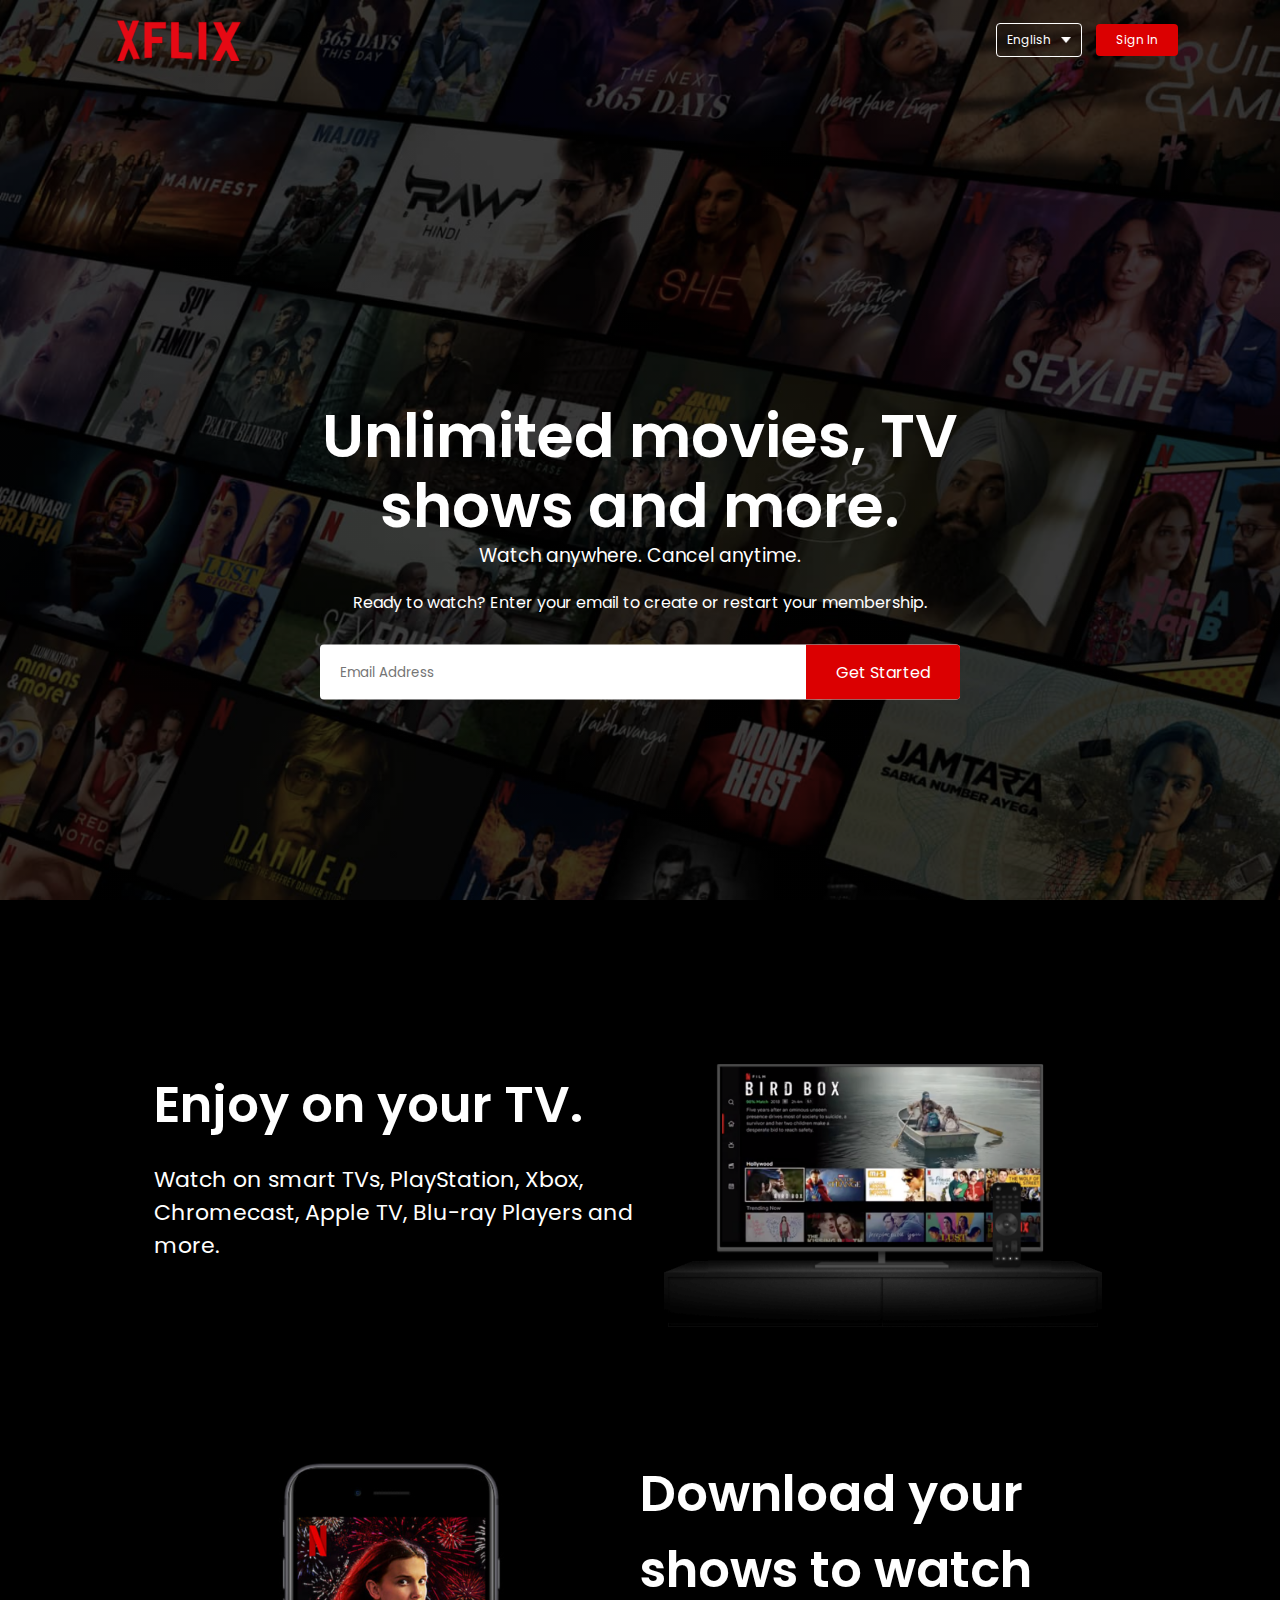
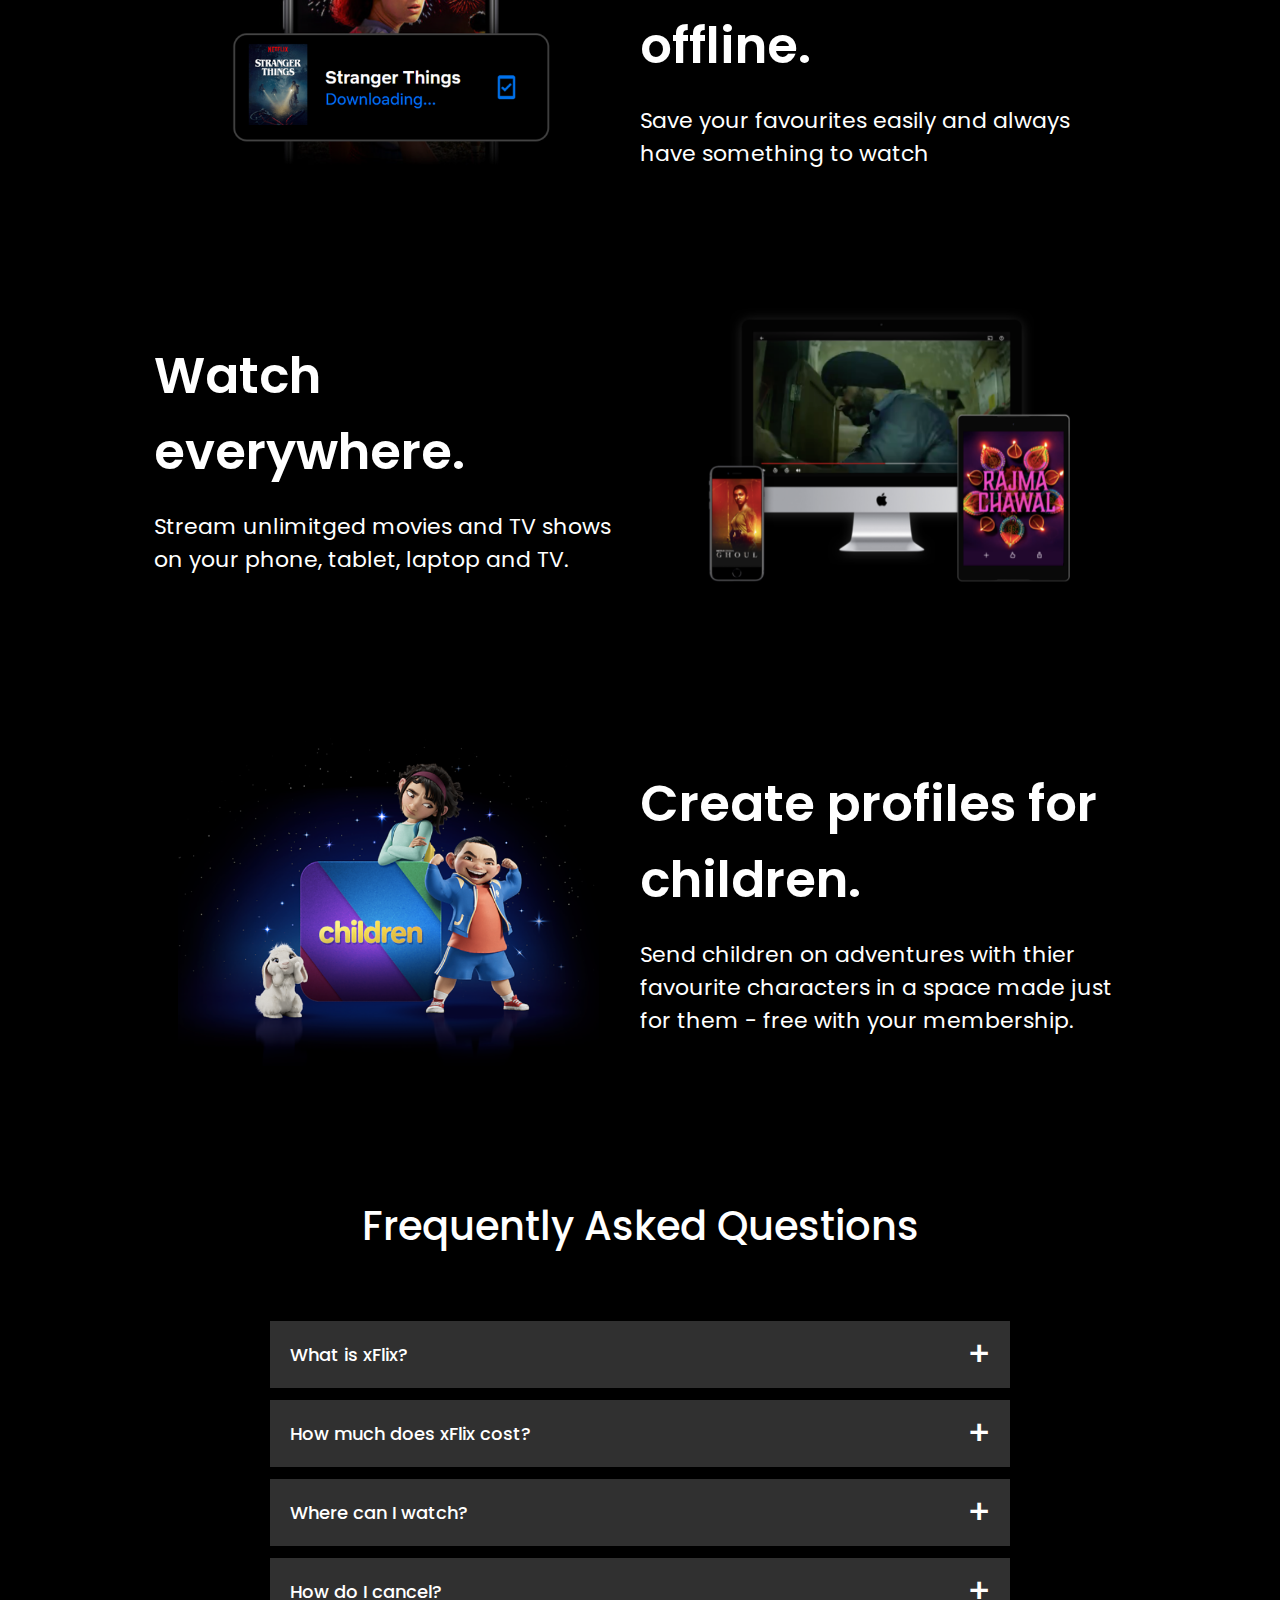
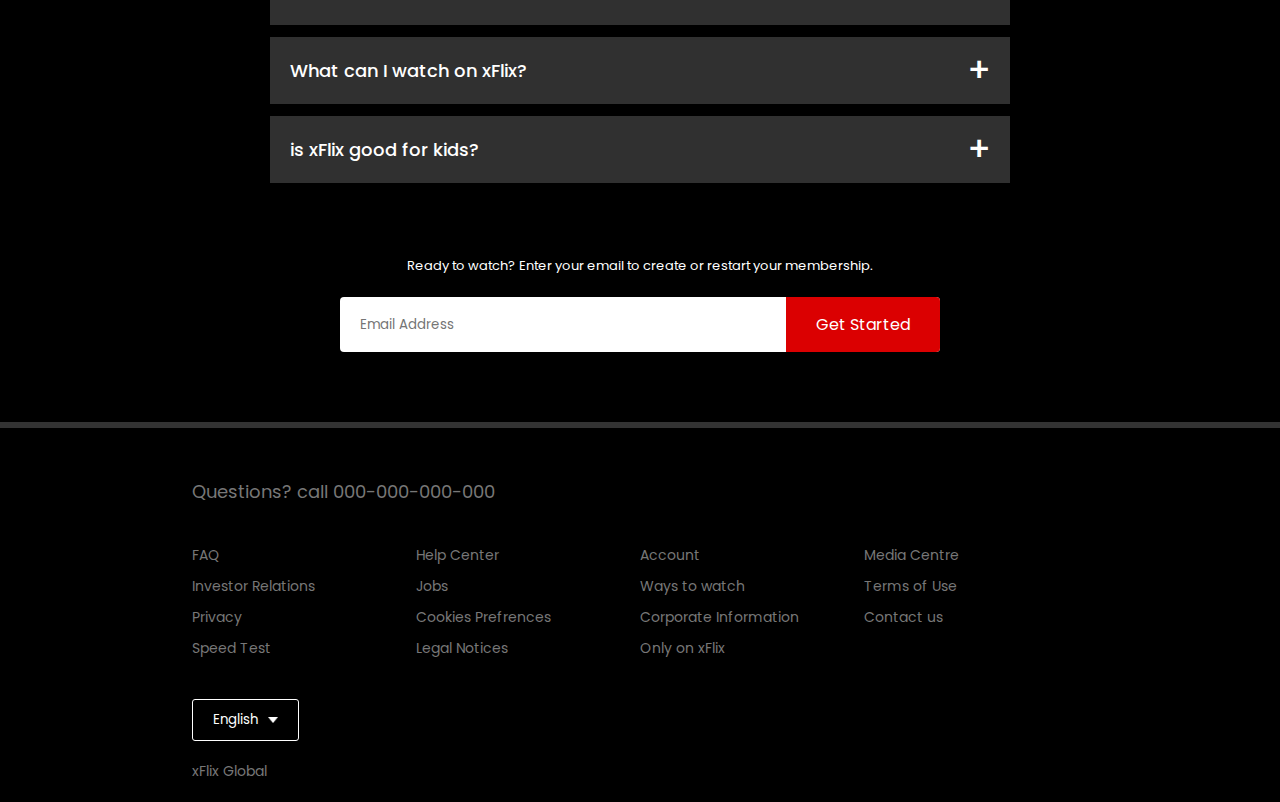
<file: index.html>
<!DOCTYPE html>
<html lang="en">
<head>
    <meta charset="UTF-8">
    <meta name="viewport" content="width=device-width, initial-scale=1.0">
    <title>Sign up for xFlix</title>
    <!-- CSS -->
    <link rel="stylesheet" href="stylization/style.css">
    <!-- FavIcon -->
    <link rel="shortcut icon" href="favicon/favicon.ico" type="image/x-icon">
</head>
<body>
<div class="header">
    <nav>
        <img src="img/logo.png" class="logo">
        <div>
            <button class="language-btn">English <img src="img/down-icon.png"></button>
            <a href="login/index.html"><button>Sign In</button></a>
        </div>
    </nav>
    <div class="header-content">
        <h1>Unlimited movies, TV shows and more.</h1>
        <h3>Watch anywhere. Cancel anytime.</h3>
        <p>Ready to watch? Enter your email to create or restart your membership.</p>
        <form action="login/index.html" class="email-signup">
            <input type="email" placeholder="Email Address" required>
            <button type="submit">Get Started</button>
        </form>
    </div>
</div>

<div class="features">
    <div class="row">
        <div class="text-col">
            <h2>Enjoy on your TV.</h2>
            <p>Watch on smart TVs, PlayStation, Xbox, Chromecast, Apple TV, Blu-ray Players and more.</p>
        </div>
        <div class="img-col">
            <img src="img/feature-1.png">
        </div>
    </div>    
    <div class="row">
        <div class="img-col">
            <img src="img/feature-2.png">
        </div>
        <div class="text-col">
            <h2>Download your shows to watch offline.</h2>
            <p>Save your favourites easily and always have something to watch</p>
        </div>
    </div>    
    <div class="row">
        <div class="text-col">
            <h2>Watch everywhere.</h2>
            <p>Stream unlimitged movies and TV shows on your phone, tablet, laptop and TV.</p>
        </div>
        <div class="img-col">
            <img src="img/feature-3.png">
        </div>
    </div>    
    <div class="row">
        <div class="img-col">
            <img src="img/feature-4.png">
        </div>
        <div class="text-col">
            <h2>Create profiles for children.</h2>
            <p>Send children on adventures with thier favourite characters in a space made just for them - free with your membership.</p>
        </div>
    </div>
</div>

<div class="faq">
    <h2>Frequently Asked Questions</h2>
    <ul class="accordion">
        <li>
            <input type="radio" name="accordion" id="first">
            <label for="first">What is xFlix?</label> 
            <div class="content">
                <p>Lorem ipsum dolor sit amet, consectetur adipisicing elit. Perferendis possimus laboriosam, velit voluptates repudiandae aliquid qui magni nobis aspernatur aperiam accusantium voluptas. Quaerat corrupti distinctio praesentium provident, eius dolorum soluta?</p>
            </div>
        </li>        
        <li>
            <input type="radio" name="accordion" id="second">
            <label for="second">How much does xFlix cost?</label>
            <div class="content">
                <p>Lorem ipsum dolor sit amet, consectetur adipisicing elit. Perferendis possimus laboriosam, velit voluptates repudiandae aliquid qui magni nobis aspernatur aperiam accusantium voluptas. Quaerat corrupti distinctio praesentium provident, eius dolorum soluta?</p>
            </div>
        </li>       
         <li>
            <input type="radio" name="accordion" id="third">
            <label for="third">Where can I watch?</label>
            <div class="content">
                <p>Lorem ipsum dolor sit amet, consectetur adipisicing elit. Perferendis possimus laboriosam, velit voluptates repudiandae aliquid qui magni nobis aspernatur aperiam accusantium voluptas. Quaerat corrupti distinctio praesentium provident, eius dolorum soluta?</p>
            </div>
        </li>
        <li>
            <input type="radio" name="accordion" id="fourth">
            <label for="fourth">How do I cancel?</label>
            <div class="content">
                <p>Lorem ipsum dolor sit amet, consectetur adipisicing elit. Perferendis possimus laboriosam, velit voluptates repudiandae aliquid qui magni nobis aspernatur aperiam accusantium voluptas. Quaerat corrupti distinctio praesentium provident, eius dolorum soluta?</p>
            </div>
        </li> 
        <li>
            <input type="radio" name="accordion" id="fifth">
            <label for="fifth">What can I watch on xFlix?</label>
            <div class="content">
                <p>Lorem ipsum dolor sit amet, consectetur adipisicing elit. Perferendis possimus laboriosam, velit voluptates repudiandae aliquid qui magni nobis aspernatur aperiam accusantium voluptas. Quaerat corrupti distinctio praesentium provident, eius dolorum soluta?</p>
            </div>
        </li> 
        <li>
            <input type="radio" name="accordion" id="sixth">
            <label for="sixth">is xFlix good for kids?</label>
            <div class="content">
                <p>Lorem ipsum dolor sit amet, consectetur adipisicing elit. Perferendis possimus laboriosam, velit voluptates repudiandae aliquid qui magni nobis aspernatur aperiam accusantium voluptas. Quaerat corrupti distinctio praesentium provident, eius dolorum soluta?</p>
            </div>
        </li>
    </ul>
    <small>Ready to watch? Enter your email to create or restart your membership.</small>
    <form action="login/index.html" class="email-signup">
        <input type="email" placeholder="Email Address" required>
        <button type="submit">Get Started</button>
    </form>
</div>

<div class="footer">
    <h2>Questions? call 000-000-000-000</h2>

    <div class="row">
        <div class="col">
            <a href="#">FAQ</a>
            <a href="#">Investor Relations</a>
            <a href="#">Privacy</a>
            <a href="#">Speed Test</a>
        </div>
        <div class="col">
            <a href="#">Help Center</a>
            <a href="#">Jobs</a>
            <a href="#">Cookies Prefrences</a>
            <a href="#">Legal Notices</a>
        </div>
        <div class="col">
            <a href="#">Account</a>
            <a href="#">Ways to watch</a>
            <a href="#">Corporate Information</a>
            <a href="#">Only on xFlix</a>
        </div>
        <div class="col">
            <a href="#">Media Centre</a>
            <a href="#">Terms of Use</a>
            <a href="#">Contact us</a>
        </div> 
    </div>
    <button class="language-btn">English <img src="img/down-icon.png"></button>
    <p class="copyright-txt">xFlix Global</p>
</div>

</body>
</html>
</file>
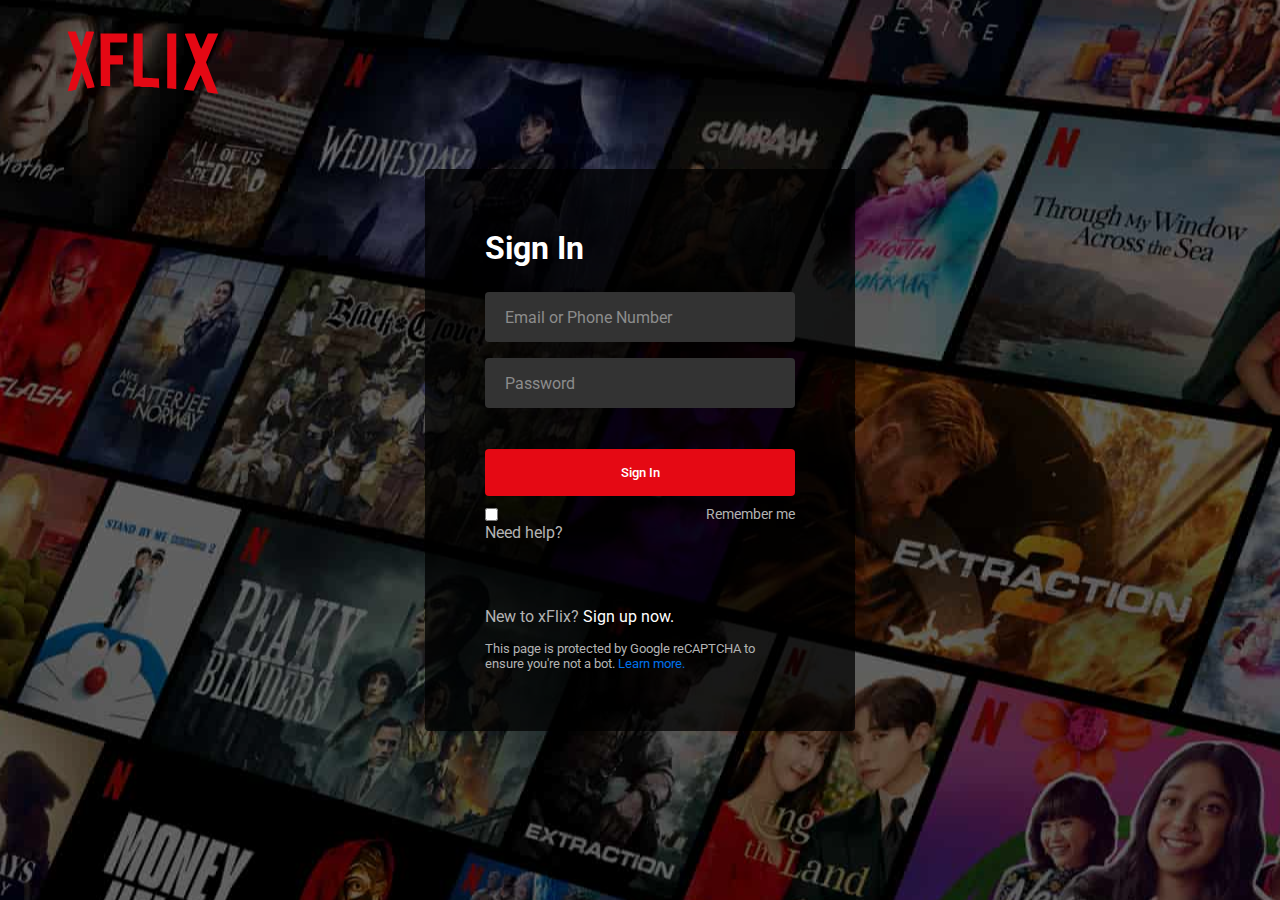
<file: login/index.html>
<!DOCTYPE html>
<html lang="en">
<head>
    <meta charset="UTF-8">
    <meta name="viewport" content="width=device-width, initial-scale=1.0">
    <title>xFlix :: Login</title>
    <!-- CSS -->
    <link rel="stylesheet" href="stylization/style.css">
    <!-- FavIcon -->
    <link rel="shortcut icon" href="../favicon/favicon.ico" type="image/x-icon">
</head>
<body>
    <nav>
        <a href="#"><img src="img/logo.svg" alt="logo"></a>
    </nav>
    <div class="form-wrapper">
        <h2>Sign In</h2>
        <form action="../web/index.html">
        <div class="form-control">
            <input type="text" required>
            <label>Email or Phone Number</label>
        </div>        
        <div class="form-control">
            <input type="password" required>
            <label>Password</label>
        </div>
       <button>Sign In</button>
        <div class="form-help">
            <input type="checkbox" id="remember-me">
            <label for="remember-me">Remember me</label>
        </div>
        <a href="#">Need help?</a>
 </form>
    <p>New to xFlix? <a href="#">Sign up now.</a></p>
    <small>
        This page is protected by Google reCAPTCHA to ensure you're not a bot.
        <a href="#">Learn more.</a>
    </small>
</div>
</body>
</html>
</file>
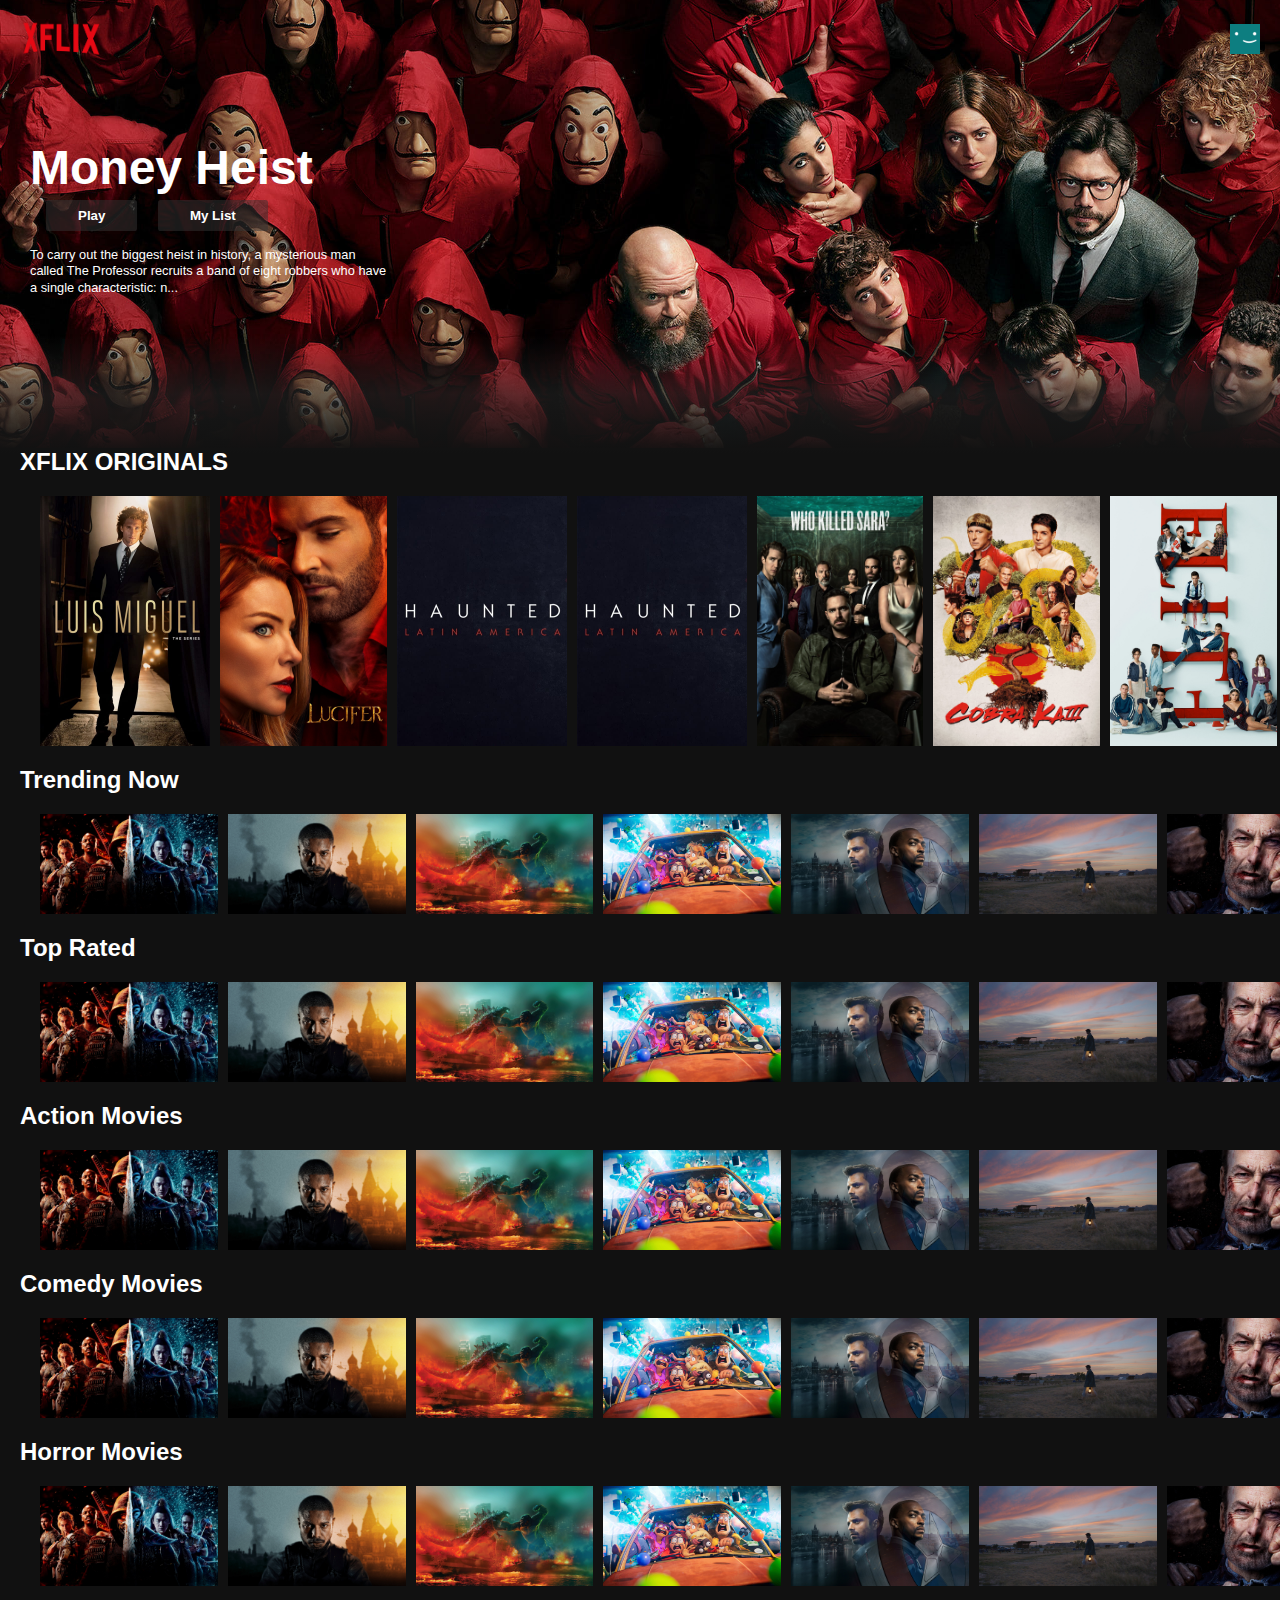
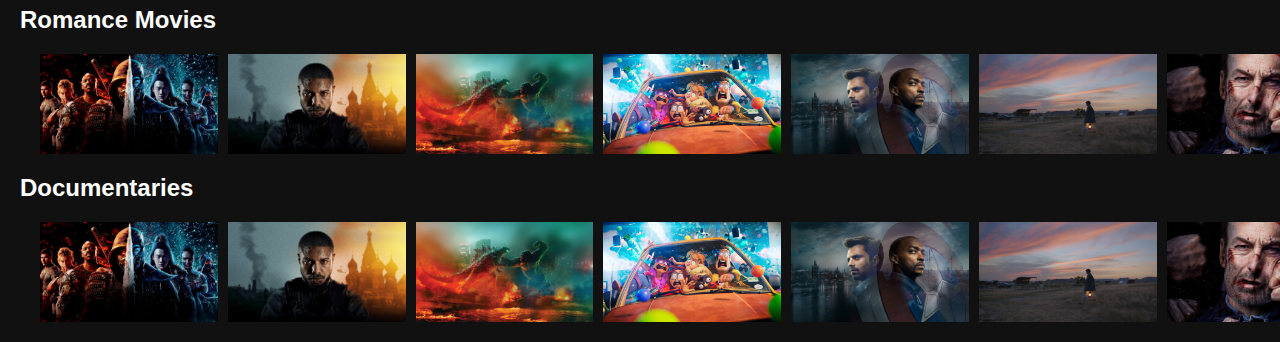
<file: web/index.html>
<!DOCTYPE html>
<html lang="en">
<head>
    <meta charset="UTF-8">
    <meta name="viewport" content="width=device-width, initial-scale=1.0">
    <title>xFlix</title>
    <!-- CSS -->
    <link rel="stylesheet" href="stylization/style.css">
    <!-- FavIcon -->
    <link rel="shortcut icon" href="../favicon/favicon.ico" type="image/x-icon">
</head>
<body>

    <!-- Navigation Bar -->

    <div class="nav" id="nav">
        <img src="img/xflix-logo.png" alt="" class="nav__logo">
        <img src="img/xflix-avatar.png" alt="" class="nav__avatar">
    </div>

    <!-- Header -->
     <div class="banner">
        <div class="banner__contents">
                <h1 class="banner__title">Money Heist</h1>
                <div class="banner__buttons">
                    <button class="banner__button">Play</button>
                    <button class="banner__button">My List</button>
                </div>
                <div class="banner__description">
                    To carry out the biggest heist in history, a mysterious man called The Professor recruits 
                    a band of eight robbers who have a single characteristic: n...
                </div>
            </div>
            <div class="banner__fadeBottom"></div>
        </div>

    <!-- XFlix Originals -->
    <div class="row">
        <h2>XFLIX ORIGINALS</h2>
        <div class="row__posters">
            <img src="img/large-movie1.jpg" alt="" class="row__poster row__posterLarge">
            <img src="img/large-movie2.jpg" alt="" class="row__poster row__posterLarge">
            <img src="img/large-movie3.jpg" alt="" class="row__poster row__posterLarge">
            <img src="img/large-movie3.jpg" alt="" class="row__poster row__posterLarge">
            <img src="img/large-movie4.jpg" alt="" class="row__poster row__posterLarge">
            <img src="img/large-movie5.jpg" alt="" class="row__poster row__posterLarge">
            <img src="img/large-movie6.jpg" alt="" class="row__poster row__posterLarge">
            <img src="img/large-movie7.jpg" alt="" class="row__poster row__posterLarge">
            <img src="img/large-movie8.jpg" alt="" class="row__poster row__posterLarge">
            <img src="img/large-movie1.jpg" alt="" class="row__poster row__posterLarge">
            <img src="img/large-movie2.jpg" alt="" class="row__poster row__posterLarge">
            <img src="img/large-movie3.jpg" alt="" class="row__poster row__posterLarge">
            <img src="img/large-movie4.jpg" alt="" class="row__poster row__posterLarge">
            <img src="img/large-movie5.jpg" alt="" class="row__poster row__posterLarge">
            <img src="img/large-movie6.jpg" alt="" class="row__poster row__posterLarge">
            <img src="img/large-movie7.jpg" alt="" class="row__poster row__posterLarge">
            <img src="img/large-movie8.jpg" alt="" class="row__poster row__posterLarge">
        </div>
    </div>

    <!-- Trending Now  -->
    <div class="row">
        <h2>Trending Now</h2>
        <div class="row__posters">
            <img src="img/small-movie1.jpg" alt="" class="row__poster">
            <img src="img/small-movie2.jpg" alt="" class="row__poster">
            <img src="img/small-movie3.jpg" alt="" class="row__poster">
            <img src="img/small-movie4.jpg" alt="" class="row__poster">
            <img src="img/small-movie5.jpg" alt="" class="row__poster">
            <img src="img/small-movie6.jpg" alt="" class="row__poster">
            <img src="img/small-movie7.jpg" alt="" class="row__poster">
            <img src="img/small-movie8.jpg" alt="" class="row__poster">
            <img src="img/small-movie1.jpg" alt="" class="row__poster">
            <img src="img/small-movie2.jpg" alt="" class="row__poster">
            <img src="img/small-movie3.jpg" alt="" class="row__poster">
            <img src="img/small-movie4.jpg" alt="" class="row__poster">
            <img src="img/small-movie5.jpg" alt="" class="row__poster">
            <img src="img/small-movie6.jpg" alt="" class="row__poster">
            <img src="img/small-movie7.jpg" alt="" class="row__poster">
            <img src="img/small-movie8.jpg" alt="" class="row__poster">
        </div>
    </div>

    <!-- Top Rated  -->
    <div class="row">
        <h2>Top Rated</h2>
        <div class="row__posters">
            <img src="img/small-movie1.jpg" alt="" class="row__poster">
            <img src="img/small-movie2.jpg" alt="" class="row__poster">
            <img src="img/small-movie3.jpg" alt="" class="row__poster">
            <img src="img/small-movie4.jpg" alt="" class="row__poster">
            <img src="img/small-movie5.jpg" alt="" class="row__poster">
            <img src="img/small-movie6.jpg" alt="" class="row__poster">
            <img src="img/small-movie7.jpg" alt="" class="row__poster">
            <img src="img/small-movie8.jpg" alt="" class="row__poster">            
            <img src="img/small-movie1.jpg" alt="" class="row__poster">
            <img src="img/small-movie2.jpg" alt="" class="row__poster">
            <img src="img/small-movie3.jpg" alt="" class="row__poster">
            <img src="img/small-movie4.jpg" alt="" class="row__poster">
            <img src="img/small-movie5.jpg" alt="" class="row__poster">
            <img src="img/small-movie6.jpg" alt="" class="row__poster">
            <img src="img/small-movie7.jpg" alt="" class="row__poster">
            <img src="img/small-movie8.jpg" alt="" class="row__poster">
        </div>
    </div>    
    
    <!-- Action Movies  -->
    <div class="row">
        <h2>Action Movies</h2>
        <div class="row__posters">
            <img src="img/small-movie1.jpg" alt="" class="row__poster">
            <img src="img/small-movie2.jpg" alt="" class="row__poster">
            <img src="img/small-movie3.jpg" alt="" class="row__poster">
            <img src="img/small-movie4.jpg" alt="" class="row__poster">
            <img src="img/small-movie5.jpg" alt="" class="row__poster">
            <img src="img/small-movie6.jpg" alt="" class="row__poster">
            <img src="img/small-movie7.jpg" alt="" class="row__poster">
            <img src="img/small-movie8.jpg" alt="" class="row__poster">            
            <img src="img/small-movie1.jpg" alt="" class="row__poster">
            <img src="img/small-movie2.jpg" alt="" class="row__poster">
            <img src="img/small-movie3.jpg" alt="" class="row__poster">
            <img src="img/small-movie4.jpg" alt="" class="row__poster">
            <img src="img/small-movie5.jpg" alt="" class="row__poster">
            <img src="img/small-movie6.jpg" alt="" class="row__poster">
            <img src="img/small-movie7.jpg" alt="" class="row__poster">
            <img src="img/small-movie8.jpg" alt="" class="row__poster">
        </div>
    </div>

    <!-- Comedy Movies  -->
    <div class="row">
        <h2>Comedy Movies</h2>
        <div class="row__posters">
            <img src="img/small-movie1.jpg" alt="" class="row__poster">
            <img src="img/small-movie2.jpg" alt="" class="row__poster">
            <img src="img/small-movie3.jpg" alt="" class="row__poster">
            <img src="img/small-movie4.jpg" alt="" class="row__poster">
            <img src="img/small-movie5.jpg" alt="" class="row__poster">
            <img src="img/small-movie6.jpg" alt="" class="row__poster">
            <img src="img/small-movie7.jpg" alt="" class="row__poster">
            <img src="img/small-movie8.jpg" alt="" class="row__poster">            
            <img src="img/small-movie1.jpg" alt="" class="row__poster">
            <img src="img/small-movie2.jpg" alt="" class="row__poster">
            <img src="img/small-movie3.jpg" alt="" class="row__poster">
            <img src="img/small-movie4.jpg" alt="" class="row__poster">
            <img src="img/small-movie5.jpg" alt="" class="row__poster">
            <img src="img/small-movie6.jpg" alt="" class="row__poster">
            <img src="img/small-movie7.jpg" alt="" class="row__poster">
            <img src="img/small-movie8.jpg" alt="" class="row__poster">
        </div>
    </div>    
    
    <!-- Horror Movies  -->
    <div class="row">
        <h2>Horror Movies</h2>
        <div class="row__posters">
            <img src="img/small-movie1.jpg" alt="" class="row__poster">
            <img src="img/small-movie2.jpg" alt="" class="row__poster">
            <img src="img/small-movie3.jpg" alt="" class="row__poster">
            <img src="img/small-movie4.jpg" alt="" class="row__poster">
            <img src="img/small-movie5.jpg" alt="" class="row__poster">
            <img src="img/small-movie6.jpg" alt="" class="row__poster">
            <img src="img/small-movie7.jpg" alt="" class="row__poster">
            <img src="img/small-movie8.jpg" alt="" class="row__poster">            
            <img src="img/small-movie1.jpg" alt="" class="row__poster">
            <img src="img/small-movie2.jpg" alt="" class="row__poster">
            <img src="img/small-movie3.jpg" alt="" class="row__poster">
            <img src="img/small-movie4.jpg" alt="" class="row__poster">
            <img src="img/small-movie5.jpg" alt="" class="row__poster">
            <img src="img/small-movie6.jpg" alt="" class="row__poster">
            <img src="img/small-movie7.jpg" alt="" class="row__poster">
            <img src="img/small-movie8.jpg" alt="" class="row__poster">
        </div>
    </div>    
    
    <!-- Romance Movies  -->
    <div class="row">
        <h2>Romance Movies</h2>
        <div class="row__posters">
            <img src="img/small-movie1.jpg" alt="" class="row__poster">
            <img src="img/small-movie2.jpg" alt="" class="row__poster">
            <img src="img/small-movie3.jpg" alt="" class="row__poster">
            <img src="img/small-movie4.jpg" alt="" class="row__poster">
            <img src="img/small-movie5.jpg" alt="" class="row__poster">
            <img src="img/small-movie6.jpg" alt="" class="row__poster">
            <img src="img/small-movie7.jpg" alt="" class="row__poster">
            <img src="img/small-movie8.jpg" alt="" class="row__poster">            
            <img src="img/small-movie1.jpg" alt="" class="row__poster">
            <img src="img/small-movie2.jpg" alt="" class="row__poster">
            <img src="img/small-movie3.jpg" alt="" class="row__poster">
            <img src="img/small-movie4.jpg" alt="" class="row__poster">
            <img src="img/small-movie5.jpg" alt="" class="row__poster">
            <img src="img/small-movie6.jpg" alt="" class="row__poster">
            <img src="img/small-movie7.jpg" alt="" class="row__poster">
            <img src="img/small-movie8.jpg" alt="" class="row__poster">
        </div>
    </div>
           
    <!-- Documentaries  -->
    <div class="row">
        <h2>Documentaries</h2>
        <div class="row__posters">
            <img src="img/small-movie1.jpg" alt="" class="row__poster">
            <img src="img/small-movie2.jpg" alt="" class="row__poster">
            <img src="img/small-movie3.jpg" alt="" class="row__poster">
            <img src="img/small-movie4.jpg" alt="" class="row__poster">
            <img src="img/small-movie5.jpg" alt="" class="row__poster">
            <img src="img/small-movie6.jpg" alt="" class="row__poster">
            <img src="img/small-movie7.jpg" alt="" class="row__poster">
            <img src="img/small-movie8.jpg" alt="" class="row__poster">            
            <img src="img/small-movie1.jpg" alt="" class="row__poster">
            <img src="img/small-movie2.jpg" alt="" class="row__poster">
            <img src="img/small-movie3.jpg" alt="" class="row__poster">
            <img src="img/small-movie4.jpg" alt="" class="row__poster">
            <img src="img/small-movie5.jpg" alt="" class="row__poster">
            <img src="img/small-movie6.jpg" alt="" class="row__poster">
            <img src="img/small-movie7.jpg" alt="" class="row__poster">
            <img src="img/small-movie8.jpg" alt="" class="row__poster">
        </div>
    </div>
        
    <!-- JS -->
    <script src="stylization/script.js"></script>
</body>
</html>
</file>
<file: stylization/style.css>
@import url('https://fonts.googleapis.com/css2?family=Poppins:ital,wght@0,100;0,200;0,300;0,400;0,500;0,600;0,700;0,800;0,900;1,100;1,200;1,300;1,400;1,500;1,600;1,700;1,800;1,900&display=swap');

*{
    margin: 0;
    padding: 0;
    font-family: 'Poppins', sans-serif;
    box-sizing: border-box;
}

body {
    background: #000;
    color: #fff;
}

.header {
    width: 100%;
    height: 100vh;
    background-image: linear-gradient(rgba(0, 0, 0, 0.7), rgba(0, 0, 0, 0.7)), url(../img/header-image.png);
    background-size: cover;
    background-position: center;
    padding: 10px 8%;
    position: relative;
}

nav {
    display: flex;
    align-items: center;
    justify-content: space-between;
    padding: 10px 0;
}

.logo {
    width: 150px;
    cursor: pointer;
}

nav button {
    border: 0;
    outline: 0;
    background: #db0001;
    color: #fff;
    padding: 7px 20px;
    font-size: 12px;
    border-radius: 4px;
    margin-left: 10px;
    cursor: pointer;
}

.language-btn {
    display: inline-flex;
    align-items: center;
    background: transparent;
    border: 1px solid #fff;
    padding: 7px 10px; 
}

.language-btn img {
    width: 10px;
    margin-left: 10px;
}

.header-content {
    position: absolute;
    top: 50%;
    left: 50%;
    transform: translate(-50%, -50%);
    text-align: center;
    margin-top: 100px;
}

.header-content h1 {
    font-size: 60px;
    line-height: 70px;
    font-weight: 600;
    max-width: 650px;
}

.header-content h3 {
    font-weight: 400;
    margin-bottom: 20px;
}

.email-signup {
    background: #fff;
    border-radius: 4px;
    display: flex;
    align-items: center;
    margin-top: 30px;
    overflow: hidden;
}

.email-signup input {
    flex: 1;
    border: 0;
    outline: 0;
    margin-left: 20px;
}

.email-signup button {
    background: #db0001;
    border: 0;
    outline: 0;
    color: #fff;
    font-size: 16px;
    cursor: pointer;
    padding: 15px 30px; 
}

/* ---- Features ---- */

.features {
    padding: 50px 12%;
    font-size: 22px;
}

.row {
    display: flex;
    width: 100%;
    align-items: center;
    flex-wrap: wrap;
    padding: 50px 0;
}

.text-col {
    flex-basis: 50%;
    margin-bottom: 20px;
}

.img-col {
    flex-basis: 50%;
    margin-bottom: 20px;
}

.img-col img {
    display: block;
    width: 90%;
    margin: auto;
}

.features h2 {
    font-size: 50px;
    font-weight: 600;
    margin-bottom: 20px;
}

/* ---- FAQ ---- */

.faq {
    padding: 10px 12%;
    text-align: center;
    font-size: 18px;
}

.faq h2 {
    font-weight: 500;
    font-size: 40px;
}

.accordion {
    margin: 60px auto;
    width: 100%;
    max-width: 750px;
}

.accordion li {
    list-style: none;
    width: 100%;
    padding: 5px;
}

.accordion li label {
    display: flex;
    align-items: center;
    padding: 20px;
    font-size: 18px;
    font-weight: 500;
    background: #303030;
    margin-bottom: 2px;
    cursor: pointer;
    position: relative;
}

label::after {
    content: '+';
    font-size: 34px;
    position: absolute;
    right: 20px;
    transition: transform 0.5s;
}

input[type="radio"] {
    display: none;
}

.accordion .content {
    background: #303030;
    text-align: left;
    padding: 0 20px;
    max-height: 0;
    overflow: hidden;
    transition: max-height 0.5s, padding 0.5s;
}

.accordion input[type="radio"]:checked + label + .content {
    max-height: 600px;
    padding: 30px 20px;
}

.accordion input[type="radio"]:checked + label::after {
    transform: rotate(135deg);
}

.faq .email-signup {
    max-width: 600px;
    margin: 20px auto 60px;
}

.faq small {
    font-size: 13px;
}

/* ----- Footer ----- */

.footer {
    padding: 50px 15% 10px;
    border-top: 6px solid #333;
    color: #777;
}

.footer h2 {
    font-size: 18px;
    font-weight: 400;
    margin-bottom: 30px;
}

.footer .col {
    flex-basis: 25%;
    flex-grow: 1;
    margin-bottom: 20px;
}

.footer .col a {
    display: block;
    text-decoration: none;
    color: #777;
    font-size: 14px;
    margin-bottom: 10px; 
}

.footer .row {
    align-items: flex-start;
    padding: 10px 0; 
}

.footer .language-btn {
    color: #fff;
    padding: 10px 20px;
    border-radius: 3px;
}

.copyright-txt {
    font-size: 14px;
    margin-top: 20px;
    margin-bottom: 10px;
}

/* ---- Media Queries for Small Screen ----  */

@media only screen and (max-width: 600px) {
    .logo {
        width: 100px;
    }

    nav button {
        padding: 5px 10px;
    }

    nav .language-btn {
        padding: 4px 8px;
    }

    .header-content {
        position: unset;
        transform: none;
        padding-top: 150px;
    }

    .header-content h1 {
        font-size: 30px;
    }

    .email-signup button {
        font-size: 12px;
        padding: 10px 15px;
    }

    .text-col, .img-col {
        flex-basis: 100%;
    }

    .features h2 {
        font-size: 30px;
    }    
    
    .features p {
        font-size: 15px;
    }

    .row:nth-child(2), .row:nth-child(4) {
        flex-direction: column-reverse;
    }

    .features .row {
        padding: 10px 0;
    }

    .faq h2 {
        font-size: 20px;
    }

    .accordion .content {
        font-size: 14px;
    }

    .accordion li label {
        padding: 10px;
        font-size: 14px;
    }

    label::after {
        font-size: 22px;
    }
}
</file>
<file: login/stylization/style.css>
/* Importing Google Font - Roboto */

@import url('https://fonts.googleapis.com/css2?family=Inter:ital,opsz,wght@0,14..32,100..900;1,14..32,100..900&family=Roboto:ital,wght@0,100;0,300;0,400;0,500;0,700;0,900;1,100;1,300;1,400;1,500;1,700;1,900&display=swap');

* {
    margin: 0;
    padding: 0;
    box-sizing: border-box;
    font-family: 'Roboto', sans-serif;
}

body {
    background: #000;
}

body::before {
    content: "";
    position: absolute;
    left: 0;
    top: 0;
    width: 100%;
    height: 100%;
    opacity: 0.5;
    background: url("../img/hero-img.jpg");
    background-position: center;
}

nav {
    position: fixed;
    z-index: 1;
    padding: 25px 60px;
}

nav a img {
    width: 160px;
}

.form-wrapper {
    position: absolute;
    left: 50%;
    top: 50%;
    width: 430px;
    padding: 60px;
    border-radius: 4px;
    background: rgba(0, 0, 0, 0.75);
    transform: translate(-50%, -50%);
}

.form-wrapper h2 {
    color: #fff;
    font-size: 2rem;
}

.form-wrapper form {
    margin: 25px 0 65px;
}

form .form-control {
    height: 50px;
    position: relative;
    margin-bottom: 16px;
}

.form-control input {
    height: 100%;
    width: 100%;
    background: #333;
    outline: none;
    border: none;
    color: #fff;
    font-size: 1rem;
    border-radius: 4px;
    padding: 0 20px;
}

.form-control input:is(:focus, :valid) {
    padding: 16px 20px 0;
    background: #444;
}

.form-control label {
    position: absolute;
    left: 20px;
    top: 50%;
    color: #8c8c8c;
    pointer-events: none;
    font-size: 1rem;
    transform: translateY(-50%);
    transition: all 0.1 ease;
}

.form-control input:is(:focus, :valid) ~ label {
    font-size: 0.75rem;
    transform: translateY(-130%);
}

form button {
    width: 100%;
    padding: 16px 0;
    border: none;
    outline: none;
    color: #fff;
    cursor: pointer;
    font-weight: 500;
    border-radius: 4px;
    background: #e50914;
    margin: 25px 0 10px;
    transition: 0.1s ease;
}

form button:hover {
    background: #c40812;
}

form .form-help {
    display: flex;
    justify-content: space-between;
}

form .remember-me {
    display: flex;
}

form .remember-me input {
    margin: 5px;
    accent-color: #b3b3b3;
}

form .form-help :where(label, a) {
    font-size: 0.9rem;
}

.form-wrapper :where(label, p, small, a) {
    color: #b3b3b3;
}

.form-wrapper p a {
    color: #fff;
}

.form-wrapper small {
    display: block;
    margin-top: 15px;
}

.form-wrapper small a {
    color: #0071eb;
}

.form-wrapper a {
    text-decoration: none;
}

.form-wrapper a:hover {
    text-decoration: underline;
}

@media (max-width: 740px) {
    
    body::before {
        display: none;
    }

    nav, .form-wrapper {
        padding: 20px;
    }

    nav a img {
        width: 140px;
    }

    .form-wrapper {
        top: 43%;
        width: 100%;
    }

    .form-wrapper form {
        margin: 25px 0 40px;
    }
}

button a{
    text-decoration: none;
    color: #fff;
}
</file>
<file: web/stylization/style.css>
* {
    margin: 0;
    box-sizing: border-box;
}

body {
    font-family: Arial, Helvetica, sans-serif;
    background-color: #111;
}

.row__poster {
    width: 100%;
    object-fit: contain;
    max-height: 100px;
    margin-right: 10px;
    transition: trandform 450ms;

}

.row__posters {
    display: flex;
    overflow-y: hidden;
    overflow-x: scroll;
    padding: 20px;
}

.row__poster:hover {
    transform: scale(1.08);
}

.row__posters::-webkit-scrollbar {
    display: none;
}

.row__posterLarge {
    max-height: 250px;
}

.row__posterLarge:hover {
    transform: scale(1.09);
}

.row {
    color: white;
    margin-left: 20px;
}

.banner {
    background-image: url('../img/banner.jpg');
    background-size: cover;
    background-position: center center;
    color: white;
    object-fit: contain;
    height: 448px;
}

.banner__contents {
    margin-left: 30px;
    padding-top: 140px;
    height: 190px;
}

.banner__title {
    font-size: 3rem;
    font-weight: 800;
    padding-bottom: 0.3rem;
}

.banner__description {
    width: 45rem;
    line-height: 1.3;
    padding-top: 1rem;
    font-size: 0.8rem;
    max-width: 360px;
    height: 180px;
}

.banner__button {
    cursor: pointer;
    color: #fff;
    outline: none;
    border: none;
    font-weight: 700;
    border-radius: 0.2vw;
    padding-left: 2rem;
    padding-right: 2rem;
    margin-left: 1rem;
    padding-top: 0.5rem;
    padding-bottom: 0.5rem;
    background-color: rgba(51, 51, 51, 0.5);
}

.banner__button:hover {
    color: #000;
    background-color: #e6e6e6;
    transform: all 0.2s;
}

.banner__fadeBottom {
    margin-top: 145px;
    height: 7.4rem;
    background-image: linear-gradient(180deg, transparent, rgba(37, 37, 37, 0.61), #111);
}

.nav__logo {
    width: 80px;
    object-fit: contain;
}

.nav__avatar {
    width: 30px;
    object-fit: contain;
}

.nav {
    position: fixed;
    top: 0;
    width: 100%;
    display: flex;
    justify-content: space-between;
    padding: 20px;
    z-index: 1;
    transition-timing-function: ease-in;
    transition: all 0.5s;
}

.nav__black {
    background-color: #111;
}
</file>
